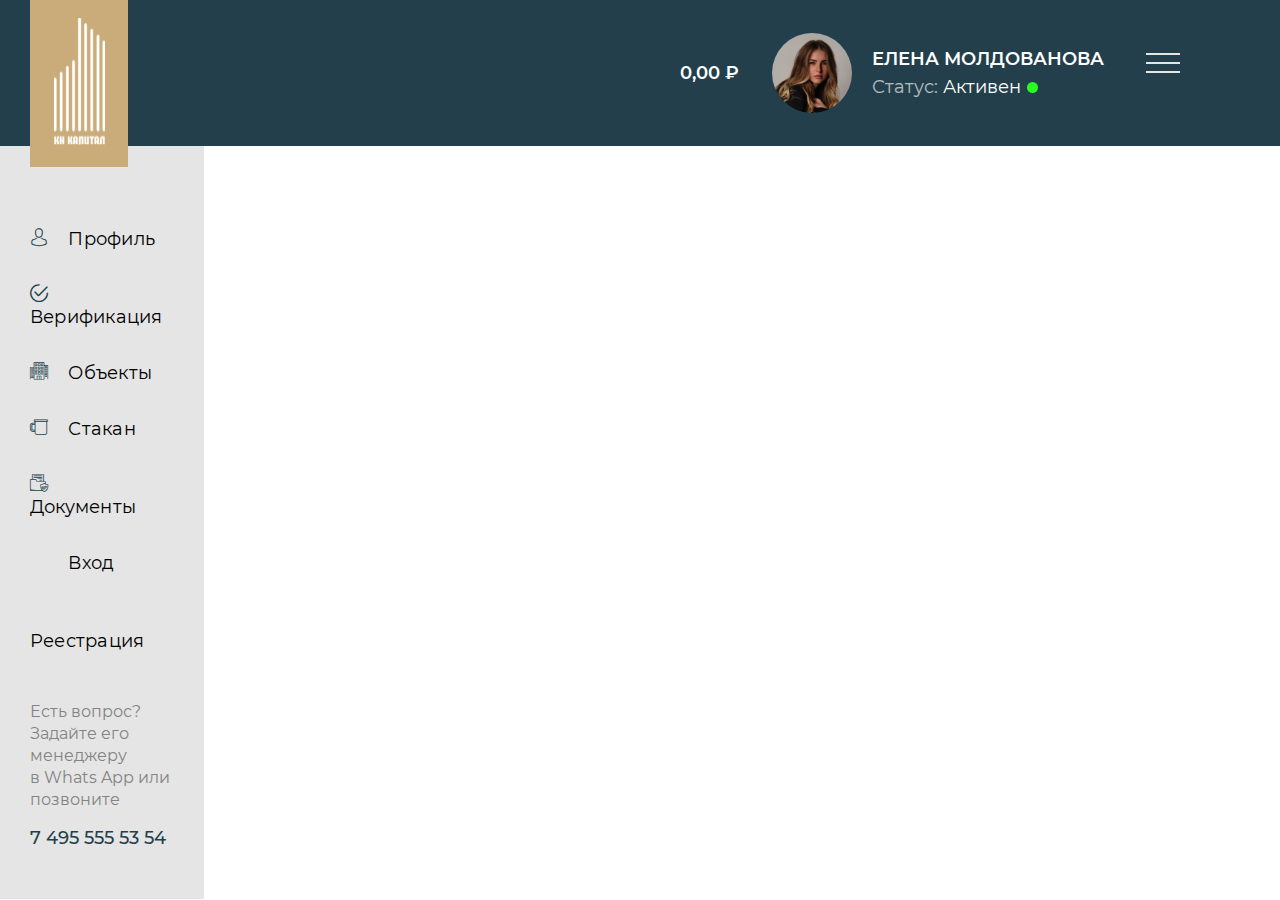
<file: index.html>
<!DOCTYPE html>
<html lang="ru">

<head>
	<title>Личный кабинет</title>
	<meta http-equiv="Content-type" content="text/html;charset=UTF-8" />
	<meta name="format-detection" content="telephone=no">
	<meta http-equiv="X-UA-Compatible" content="IE=edge">

	<link rel="stylesheet" href="css/normalize.css">
	<link rel="stylesheet" href="css/style.css">
	<link rel="shortcut icon" href="favicon.ico">

	<meta name="viewport" content="width=device-width, initial-scale=1.0, maximum-scale=1.0, user-scalable=0" />
</head>

<body>
	<div class="wrapper">
		<div class="page-cabinet">
			<header id="header" class="header">
   <div class="header__inner">
      <div class="header-logo">
         <a href="/" class="logo">
            <img src="img/logo.svg" alt="logo" /></a>
      </div>

      <div id="header-menu__icon" class="header-menu__icon">
         <span></span>
      </div>
      <nav id="header-menu" class="header-menu">
         <ul class="header-menu__list">
            <li class="header-menu__item"><a href="" class="header-menu__link">Этапы работ</a></li>
            <li class="header-menu__item"><a href="" class="header-menu__link">О Компании</a></li>
            <li class="header-menu__item"><a href="" class="header-menu__link">Как мы выбираем объект</a></li>
            <li class="header-menu__item"><a href="" class="header-menu__link">FAQ</a></li>
            <li class="header-menu__item"><a href="" class="header-menu__link">Контакты</a></li>
         </ul>
      </nav>

      <div class="header-user user">
         <div class="user__block">
            <span class="user__wallet">0,00 ₽</span>

            <div class="user__avatar">
               <img src="img/user-avatar.jpg" alt="user-avatar" />
            </div>
         </div>
         <div class="user__info">
            <p class="user__info-name">Елена Молдованова</p>
            <p class="user__info-status"><span>Статус:</span> Активен</p>
         </div>
      </div>
   </div>
</header>

			<section class="s-cabinet">
				<main class="main-cabinet cabinet">
					<div class="cabinet-nav">
						<ul class="cabinet-nav__list">
							<li class="cabinet-nav__item ">
								<a href="profile.html"> <span class="icon-avatar"></span>
									Профиль</a>
							</li>
							<li class="cabinet-nav__item ">
								<a href="verification.html"> <span class="icon-checked"></span>
									Верификация</a>
							</li>
							<li class="cabinet-nav__item ">
								<a href="#"><span class="icon-objects"></span> Объекты</a>
							</li>
							<li class="cabinet-nav__item ">
								<a href="cup.html"><span class="icon-cup"></span> Стакан</a>
							</li>
							<li class="cabinet-nav__item ">
								<a href="#"><span class="icon-documents"></span> Документы</a>
							</li>
							<li class="cabinet-nav__item ">
								<a href="login.html"><span class="icon-auth-btn"></span> Вход</a>
							</li>
							<li class="cabinet-nav__item ">
								<a href="register.html"><span class="icon-auth-btn"></span> Реестрация</a>
							</li>
						</ul>
						<div class="cabinet-nav__collback">
							<p>Есть вопрос?
								Задайте его менеджеру
								в&nbsp;Whats App или позвоните</p>
							<a href="tel:74955555354">7 495 555 53 54</a>
						</div>
					</div>
					<div class="cabinet-main">

					</div>
				</main>
			</section>


		</div>
	</div>
	<script src="js/vendors.js"></script>
<script src="js/main.js"></script>
</body>

</html>
</file>
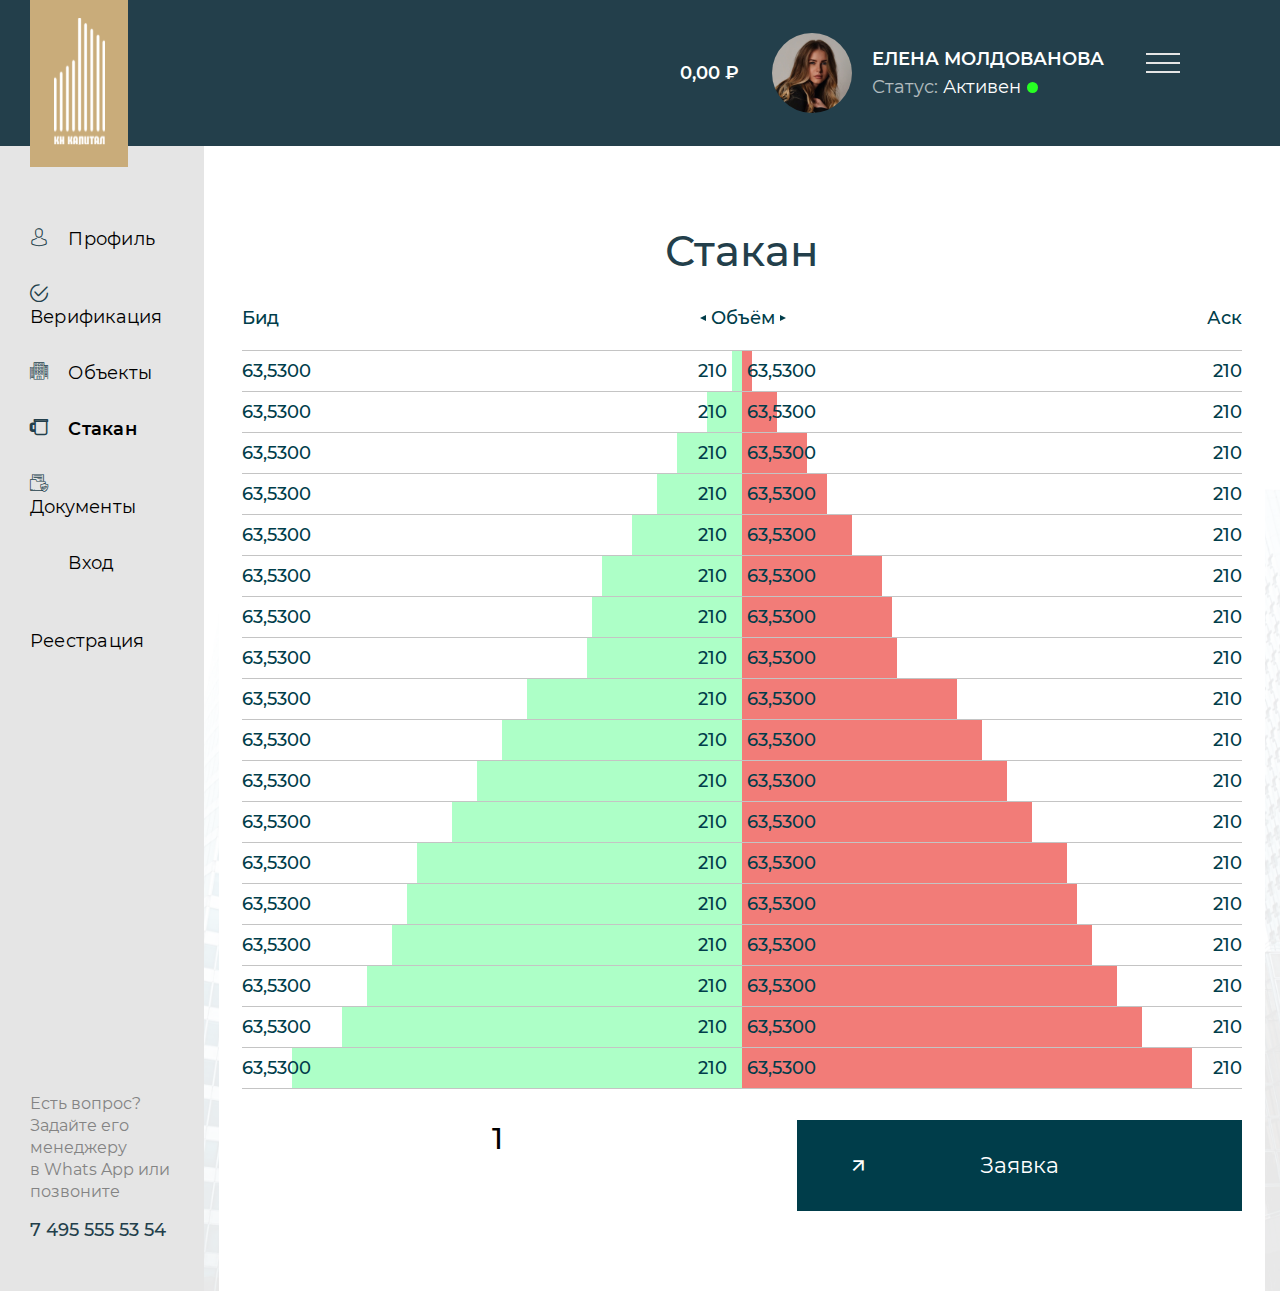
<file: cup.html>
<!DOCTYPE html>
<html lang="ru">

<head>
   <title>Личный кабинет</title>
   <meta http-equiv="Content-type" content="text/html;charset=UTF-8" />
   <meta name="format-detection" content="telephone=no">
   <meta http-equiv="X-UA-Compatible" content="IE=edge">

   <link rel="stylesheet" href="css/normalize.css">
   <link rel="stylesheet" href="css/style.css">
   <link rel="shortcut icon" href="favicon.ico">

   <meta name="viewport" content="width=device-width, initial-scale=1.0, maximum-scale=1.0, user-scalable=0" />
</head>

<body>
   <div class="wrapper">
      <div class="page-cabinet">
         <header id="header" class="header">
   <div class="header__inner">
      <div class="header-logo">
         <a href="/" class="logo">
            <img src="img/logo.svg" alt="logo" /></a>
      </div>

      <div id="header-menu__icon" class="header-menu__icon">
         <span></span>
      </div>
      <nav id="header-menu" class="header-menu">
         <ul class="header-menu__list">
            <li class="header-menu__item"><a href="" class="header-menu__link">Этапы работ</a></li>
            <li class="header-menu__item"><a href="" class="header-menu__link">О Компании</a></li>
            <li class="header-menu__item"><a href="" class="header-menu__link">Как мы выбираем объект</a></li>
            <li class="header-menu__item"><a href="" class="header-menu__link">FAQ</a></li>
            <li class="header-menu__item"><a href="" class="header-menu__link">Контакты</a></li>
         </ul>
      </nav>

      <div class="header-user user">
         <div class="user__block">
            <span class="user__wallet">0,00 ₽</span>

            <div class="user__avatar">
               <img src="img/user-avatar.jpg" alt="user-avatar" />
            </div>
         </div>
         <div class="user__info">
            <p class="user__info-name">Елена Молдованова</p>
            <p class="user__info-status"><span>Статус:</span> Активен</p>
         </div>
      </div>
   </div>
</header>

         <section class="s-cabinet">
            <main class="main-cabinet cabinet">
               <div class="cabinet-nav">
                  <ul class="cabinet-nav__list">
                     <li class="cabinet-nav__item">
                        <a href="profile.html"> <span class="icon-avatar"></span>
                           Профиль</a>
                     </li>
                     <li class="cabinet-nav__item">
                        <a href="verification.html"> <span class="icon-checked"></span>
                           Верификация</a>
                     </li>
                     <li class="cabinet-nav__item ">
                        <a href="#"><span class="icon-objects"></span> Объекты</a>
                     </li>
                     <li class="cabinet-nav__item cabinet-nav__item--active ">
                        <a href="cup.html"><span class="icon-cup"></span> Стакан</a>
                     </li>
                     <li class="cabinet-nav__item ">
                        <a href="#"><span class="icon-documents"></span> Документы</a>
                     </li>
                     	<li class="cabinet-nav__item ">
								<a href="login.html"><span class="icon-auth-btn"></span> Вход</a>
							</li>
							<li class="cabinet-nav__item ">
								<a href="register.html"><span class="icon-auth-btn"></span> Реестрация</a>
							</li>
                  </ul>
                  <div class="cabinet-nav__collback">
                     <p>Есть вопрос?
                        Задайте его менеджеру
                        в&nbsp;Whats App или позвоните</p>
                     <a href="tel:74955555354">7 495 555 53 54</a>
                  </div>
               </div>
               <div class="cabinet-main">

                  <div class="cabinet-item item-cup">
                     <div class="cup">
                        <h1 class="cabinet__title cup__title">Стакан</h1>

                        <div class="cup__table">
                           <div class="cup__table-head">
                              <div class="cup__table-head--item">Бид</div>
                              <div class="cup__table-head--item">Объём</div>
                              <div class="cup__table-head--item">Аск</div>
                           </div>
                           <div class="cup__table-body">
                              <div class="cup__table-col cup__table-col--left">
                                 <div class="cup__table-item">
                                    <span class="cup__table-item--data">63,5300</span><span
                                       class="cup__table-item--data">210</span>
                                    <span class="cup__table-item--progress" style="width: 2%;"></span>
                                 </div>
                                 <div class="cup__table-item">
                                    <span class="cup__table-item--data">63,5300</span><span
                                       class="cup__table-item--data">210</span>
                                    <span class="cup__table-item--progress" style="width: 7%;"></span>
                                 </div>
                                 <div class="cup__table-item">
                                    <span class="cup__table-item--data">63,5300</span><span
                                       class="cup__table-item--data">210</span>
                                    <span class="cup__table-item--progress" style="width: 13%;"></span>
                                 </div>
                                 <div class="cup__table-item">
                                    <span class="cup__table-item--data">63,5300</span><span
                                       class="cup__table-item--data">210</span>
                                    <span class="cup__table-item--progress" style="width: 17%;"></span>
                                 </div>
                                 <div class="cup__table-item">
                                    <span class="cup__table-item--data">63,5300</span><span
                                       class="cup__table-item--data">210</span>
                                    <span class="cup__table-item--progress" style="width: 22%;"></span>
                                 </div>
                                 <div class="cup__table-item">
                                    <span class="cup__table-item--data">63,5300</span><span
                                       class="cup__table-item--data">210</span>
                                    <span class="cup__table-item--progress" style="width: 28%;"></span>
                                 </div>
                                 <div class="cup__table-item">
                                    <span class="cup__table-item--data">63,5300</span><span
                                       class="cup__table-item--data">210</span>
                                    <span class="cup__table-item--progress" style="width: 30%;"></span>
                                 </div>
                                 <div class="cup__table-item">
                                    <span class="cup__table-item--data">63,5300</span><span
                                       class="cup__table-item--data">210</span>
                                    <span class="cup__table-item--progress" style="width: 31%;"></span>
                                 </div>
                                 <div class="cup__table-item">
                                    <span class="cup__table-item--data">63,5300</span><span
                                       class="cup__table-item--data">210</span>
                                    <span class="cup__table-item--progress" style="width: 43%;"></span>
                                 </div>
                                 <div class="cup__table-item">
                                    <span class="cup__table-item--data">63,5300</span><span
                                       class="cup__table-item--data">210</span>
                                    <span class="cup__table-item--progress" style="width: 48%;"></span>
                                 </div>
                                 <div class="cup__table-item">
                                    <span class="cup__table-item--data">63,5300</span><span
                                       class="cup__table-item--data">210</span>
                                    <span class="cup__table-item--progress" style="width: 53%;"></span>
                                 </div>
                                 <div class="cup__table-item">
                                    <span class="cup__table-item--data">63,5300</span><span
                                       class="cup__table-item--data">210</span>
                                    <span class="cup__table-item--progress" style="width: 58%;"></span>
                                 </div>
                                 <div class="cup__table-item">
                                    <span class="cup__table-item--data">63,5300</span><span
                                       class="cup__table-item--data">210</span>
                                    <span class="cup__table-item--progress" style="width: 65%;"></span>
                                 </div>
                                 <div class="cup__table-item">
                                    <span class="cup__table-item--data">63,5300</span><span
                                       class="cup__table-item--data">210</span>
                                    <span class="cup__table-item--progress" style="width: 67%;"></span>
                                 </div>
                                 <div class="cup__table-item">
                                    <span class="cup__table-item--data">63,5300</span><span
                                       class="cup__table-item--data">210</span>
                                    <span class="cup__table-item--progress" style="width: 70%;"></span>
                                 </div>
                                 <div class="cup__table-item">
                                    <span class="cup__table-item--data">63,5300</span><span
                                       class="cup__table-item--data">210</span>
                                    <span class="cup__table-item--progress" style="width: 75%;"></span>
                                 </div>
                                 <div class="cup__table-item">
                                    <span class="cup__table-item--data">63,5300</span><span
                                       class="cup__table-item--data">210</span>
                                    <span class="cup__table-item--progress" style="width: 80%;"></span>
                                 </div>
                                 <div class="cup__table-item">
                                    <span class="cup__table-item--data">63,5300</span><span
                                       class="cup__table-item--data">210</span>
                                    <span class="cup__table-item--progress" style="width: 90%;"></span>
                                 </div>
                              </div>
                              <div class="cup__table-col cup__table-col--right">
                                 <div class="cup__table-item">
                                    <span class="cup__table-item--data">63,5300</span><span
                                       class="cup__table-item--data">210</span>
                                    <span class="cup__table-item--progress" style="width: 2%;"></span>
                                 </div>
                                 <div class="cup__table-item">
                                    <span class="cup__table-item--data">63,5300</span><span
                                       class="cup__table-item--data">210</span>
                                    <span class="cup__table-item--progress" style="width: 7%;"></span>
                                 </div>
                                 <div class="cup__table-item">
                                    <span class="cup__table-item--data">63,5300</span><span
                                       class="cup__table-item--data">210</span>
                                    <span class="cup__table-item--progress" style="width: 13%;"></span>
                                 </div>
                                 <div class="cup__table-item">
                                    <span class="cup__table-item--data">63,5300</span><span
                                       class="cup__table-item--data">210</span>
                                    <span class="cup__table-item--progress" style="width: 17%;"></span>
                                 </div>
                                 <div class="cup__table-item">
                                    <span class="cup__table-item--data">63,5300</span><span
                                       class="cup__table-item--data">210</span>
                                    <span class="cup__table-item--progress" style="width: 22%;"></span>
                                 </div>
                                 <div class="cup__table-item">
                                    <span class="cup__table-item--data">63,5300</span><span
                                       class="cup__table-item--data">210</span>
                                    <span class="cup__table-item--progress" style="width: 28%;"></span>
                                 </div>
                                 <div class="cup__table-item">
                                    <span class="cup__table-item--data">63,5300</span><span
                                       class="cup__table-item--data">210</span>
                                    <span class="cup__table-item--progress" style="width: 30%;"></span>
                                 </div>
                                 <div class="cup__table-item">
                                    <span class="cup__table-item--data">63,5300</span><span
                                       class="cup__table-item--data">210</span>
                                    <span class="cup__table-item--progress" style="width: 31%;"></span>
                                 </div>
                                 <div class="cup__table-item">
                                    <span class="cup__table-item--data">63,5300</span><span
                                       class="cup__table-item--data">210</span>
                                    <span class="cup__table-item--progress" style="width: 43%;"></span>
                                 </div>
                                 <div class="cup__table-item">
                                    <span class="cup__table-item--data">63,5300</span><span
                                       class="cup__table-item--data">210</span>
                                    <span class="cup__table-item--progress" style="width: 48%;"></span>
                                 </div>
                                 <div class="cup__table-item">
                                    <span class="cup__table-item--data">63,5300</span><span
                                       class="cup__table-item--data">210</span>
                                    <span class="cup__table-item--progress" style="width: 53%;"></span>
                                 </div>
                                 <div class="cup__table-item">
                                    <span class="cup__table-item--data">63,5300</span><span
                                       class="cup__table-item--data">210</span>
                                    <span class="cup__table-item--progress" style="width: 58%;"></span>
                                 </div>
                                 <div class="cup__table-item">
                                    <span class="cup__table-item--data">63,5300</span><span
                                       class="cup__table-item--data">210</span>
                                    <span class="cup__table-item--progress" style="width: 65%;"></span>
                                 </div>
                                 <div class="cup__table-item">
                                    <span class="cup__table-item--data">63,5300</span><span
                                       class="cup__table-item--data">210</span>
                                    <span class="cup__table-item--progress" style="width: 67%;"></span>
                                 </div>
                                 <div class="cup__table-item">
                                    <span class="cup__table-item--data">63,5300</span><span
                                       class="cup__table-item--data">210</span>
                                    <span class="cup__table-item--progress" style="width: 70%;"></span>
                                 </div>
                                 <div class="cup__table-item">
                                    <span class="cup__table-item--data">63,5300</span><span
                                       class="cup__table-item--data">210</span>
                                    <span class="cup__table-item--progress" style="width: 75%;"></span>
                                 </div>
                                 <div class="cup__table-item">
                                    <span class="cup__table-item--data">63,5300</span><span
                                       class="cup__table-item--data">210</span>
                                    <span class="cup__table-item--progress" style="width: 80%;"></span>
                                 </div>
                                 <div class="cup__table-item">
                                    <span class="cup__table-item--data">63,5300</span><span
                                       class="cup__table-item--data">210</span>
                                    <span class="cup__table-item--progress" style="width: 90%;"></span>
                                 </div>
                              </div>
                           </div>

                           <div class="cup__table-action action__cup">
                              <div class="action__cup-block">
                                 <button class="action__cup-up icon-triangle"></button>
                                 <span class="action__cup-number">1</span>
                                 <button class="action__cup-down icon-triangle"></button>
                              </div>
                              <button type="submit" class="btn action__cup-btn icon-arrow">Заявка</button>
                           </div>
                        </div>
                     </div>
                  </div>
               </div>
            </main>
         </section>


      </div>
   </div>
   <script src="js/vendors.js"></script>
<script src="js/main.js"></script>
</body>

</html>
</file>
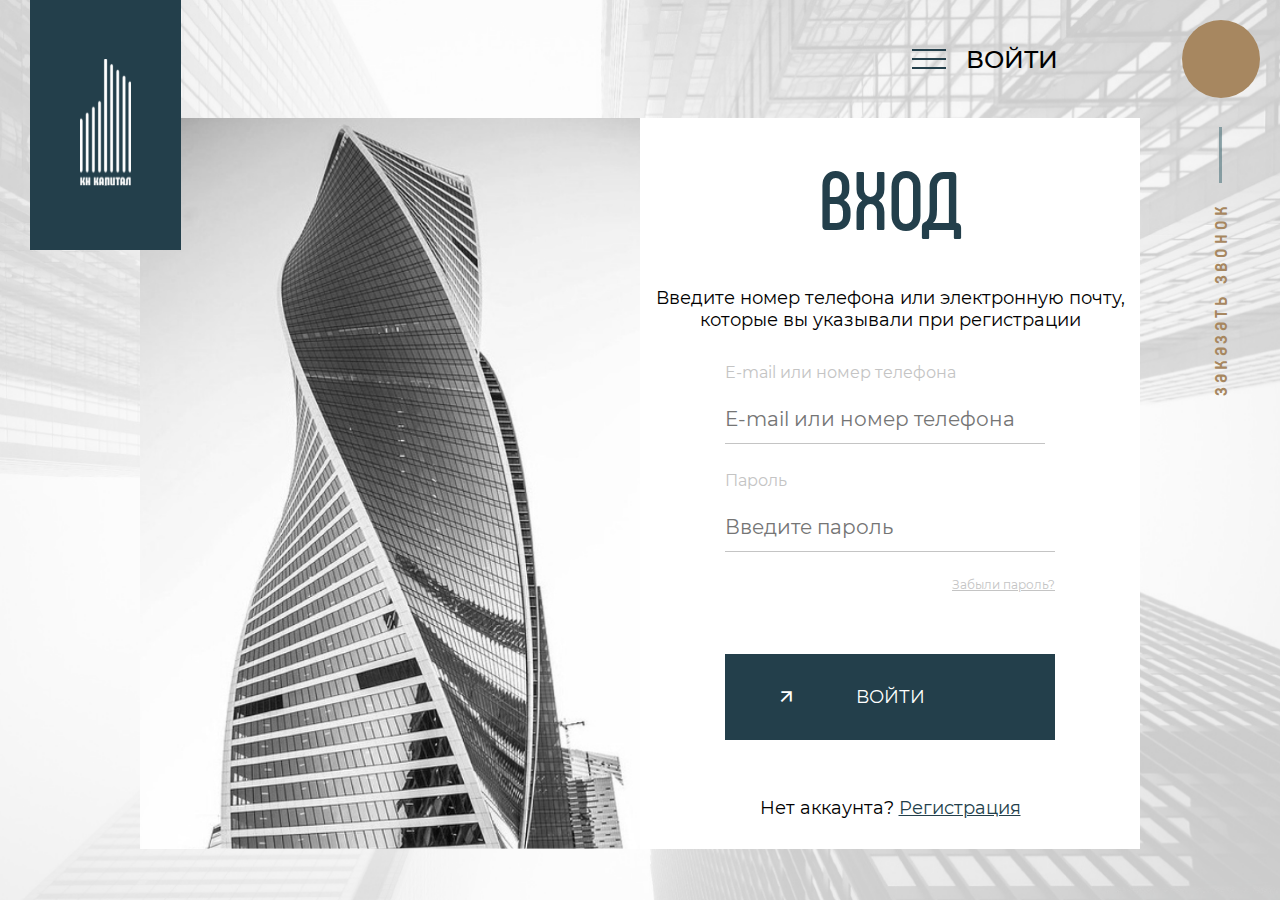
<file: login.html>
<!DOCTYPE html>
<html lang="ru">

<head>
   <title>Войти</title>
   <meta http-equiv="Content-type" content="text/html;charset=UTF-8" />
   <meta name="format-detection" content="telephone=no">
   <meta http-equiv="X-UA-Compatible" content="IE=edge">

   <link rel="stylesheet" href="css/normalize.css">
   <link rel="stylesheet" href="css/style.css">
   <link rel="shortcut icon" href="favicon.ico">

   <meta name="viewport" content="width=device-width, initial-scale=1.0, maximum-scale=1.0, user-scalable=0" />
</head>

<body>
   <div class="wrapper">
      <div class="page-login">
         <header id="header" class="header">
   <div class="header__inner">
      <div class="header-logo">
         <a href="/" class="logo">
            <img src="img/logo.svg" alt="logo" /></a>
      </div>

      <div id="header-menu__icon" class="header-menu__icon">
         <span></span>
      </div>
      <nav id="header-menu" class="header-menu">
         <ul class="header-menu__list">
            <li class="header-menu__item"><a href="" class="header-menu__link">Этапы работ</a></li>
            <li class="header-menu__item"><a href="" class="header-menu__link">О Компании</a></li>
            <li class="header-menu__item"><a href="" class="header-menu__link">Как мы выбираем объект</a></li>
            <li class="header-menu__item"><a href="" class="header-menu__link">FAQ</a></li>
            <li class="header-menu__item"><a href="" class="header-menu__link">Контакты</a></li>
         </ul>
      </nav>

      <div class="header-user">
         <a href="login.html" class="auth-btn icon-auth-btn icon-phone">ВОЙТИ</a>
      </div>

      <div class="header-contacts contacts-header">
         <a href="tel:+79999999999" class="contacts-header__tel" data-da="header-menu,3,1800">+7 999
            999-99-99</a>

         <a href="#" class="contacts-header__callback icon-phone"></a>

         <span>заказать звонок</span>
      </div>
   </div>
</header>

         <div class="auth-block">
            <div class="auth-col">
               <img src="img/login-bg.jpg" alt="login-bg" />
            </div>
            <div class="auth-col auth-col__form">
               <div class="auth__content">
                  <h1 class="auth__title">ВХОД</h1>
                  <p class="auth__text">Введите номер телефона или электронную почту,
                     которые вы указывали при регистрации</p>

                  <form action="#" class="auth__form form">
                     <div class="form-group">
                        <div class="form-group__header">
                           <leble class="form-group__leble">E-mail или номер телефона</leble>
                        </div>
                        <div class="form-group__body">
                           <input type="text" placeholder="E-mail или номер телефона" data-validate-field="name"
                              name="name">
                        </div>
                     </div>
                     <div class="form-group">
                        <div class="form-group__header">
                           <leble class="form-group__leble">Пароль</leble>
                        </div>
                        <div class="form-group__body">
                           <input type="password" data-validate-field="tel" placeholder="Введите пароль"
                              name="password">
                        </div>
                     </div>
                     <div class="auth__lose"><a href="#">Забыли пароль?</a></div>
                     <button type="submit" class="form__btn btn icon-arrow">ВОЙТИ</button>
                  </form>

                  <p class="login-or-register">Нет аккаунта? <a href="register.html">Регистрация</a> </p>
               </div>
            </div>
         </div>

      </div>
   </div>
   <script src="js/vendors.js"></script>
<script src="js/main.js"></script>
</body>

</html>
</file>
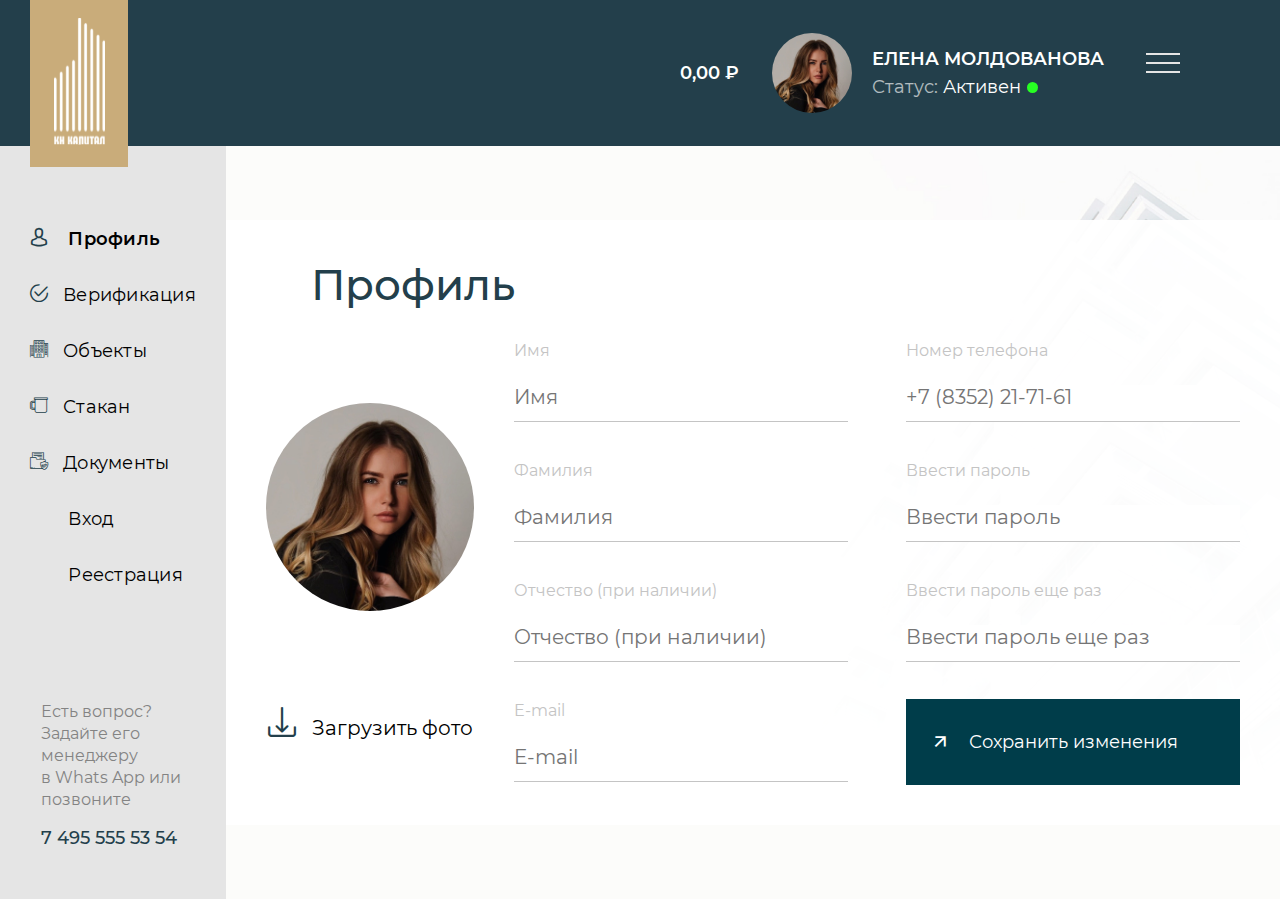
<file: profile.html>
<!DOCTYPE html>
<html lang="ru">

<head>
   <title>Профиль</title>
   <meta http-equiv="Content-type" content="text/html;charset=UTF-8" />
   <meta name="format-detection" content="telephone=no">
   <meta http-equiv="X-UA-Compatible" content="IE=edge">

   <link rel="stylesheet" href="css/normalize.css">
   <link rel="stylesheet" href="css/style.css">
   <link rel="shortcut icon" href="favicon.ico">

   <meta name="viewport" content="width=device-width, initial-scale=1.0, maximum-scale=1.0, user-scalable=0" />
</head>

<body>
   <div class="wrapper">
      <div class="page-cabinet">
         <header id="header" class="header">
   <div class="header__inner">
      <div class="header-logo">
         <a href="/" class="logo">
            <img src="img/logo.svg" alt="logo" /></a>
      </div>

      <div id="header-menu__icon" class="header-menu__icon">
         <span></span>
      </div>
      <nav id="header-menu" class="header-menu">
         <ul class="header-menu__list">
            <li class="header-menu__item"><a href="" class="header-menu__link">Этапы работ</a></li>
            <li class="header-menu__item"><a href="" class="header-menu__link">О Компании</a></li>
            <li class="header-menu__item"><a href="" class="header-menu__link">Как мы выбираем объект</a></li>
            <li class="header-menu__item"><a href="" class="header-menu__link">FAQ</a></li>
            <li class="header-menu__item"><a href="" class="header-menu__link">Контакты</a></li>
         </ul>
      </nav>

      <div class="header-user user">
         <div class="user__block">
            <span class="user__wallet">0,00 ₽</span>

            <div class="user__avatar">
               <img src="img/user-avatar.jpg" alt="user-avatar" />
            </div>
         </div>
         <div class="user__info">
            <p class="user__info-name">Елена Молдованова</p>
            <p class="user__info-status"><span>Статус:</span> Активен</p>
         </div>
      </div>
   </div>
</header>

         <section class="s-cabinet">
            <main class="main-cabinet cabinet">
               <div class="cabinet-nav">
                  <ul class="cabinet-nav__list">
                     <li class="cabinet-nav__item cabinet-nav__item--active ">

                        <a href="profile.html">
                           <span class="icon-avatar"></span>
                           Профиль
                        </a>
                     </li>
                     <li class="cabinet-nav__item ">

                        <a href="verification.html"><span class="icon-checked"></span>Верификация</a>
                     </li>
                     <li class="cabinet-nav__item ">

                        <a href=""><span class="icon-objects"></span>Объекты</a>
                     </li>
                     <li class="cabinet-nav__item ">

                        <a href="cup.html"> <span class="icon-cup"></span>Стакан</a>
                     </li>
                     <li class="cabinet-nav__item ">

                        <a href=""><span class="icon-documents"></span>Документы</a>
                     </li>
                     	<li class="cabinet-nav__item ">
								<a href="login.html"><span class="icon-auth-btn"></span> Вход</a>
							</li>
							<li class="cabinet-nav__item ">
								<a href="register.html"><span class="icon-auth-btn"></span> Реестрация</a>
							</li>
                  </ul>
                  <div class="cabinet-nav__collback">
                     <p>Есть вопрос?
                        Задайте его менеджеру
                        в&nbsp;Whats App или позвоните</p>
                     <a href="tel:74955555354">7 495 555 53 54</a>
                  </div>
               </div>
               <div class="cabinet-main">
                  <div class="cabinet-item item-profile">
                     <form action="#" class="item-profile__form form form-1">
                        <div class="form-row">
                           <h1 class="cabinet__title">Профиль</h1>

                           <div class="form__inner">
                              <div class="profile__avatar">
                                 <div class="profile__avatar-img">
                                    <img src="img/user-avatar.jpg" alt="user-avatar" />
                                 </div>
                                 <div class="profile__upload">
                                    <label class="form-label file-label">
                                       <span class="profile__upload-btn icon-upload">Загрузить фото</span>
                                       <input type="file" name="file[]" multiple>
                                    </label>
                                 </div>
                              </div>

                              <div class="form-block">
                                 <div class="form-block__inner">
                                    <div class="form-group">
                                       <div class="form-group__header">
                                          <leble class="form-group__leble">Имя</leble>
                                       </div>
                                       <div class="form-group__body">
                                          <input type="text" placeholder="Имя" data-validate-field="name" name="name">
                                       </div>
                                    </div>
                                    <div class="form-group">
                                       <div class="form-group__header">
                                          <leble class="form-group__leble">Номер телефона</leble>
                                       </div>
                                       <div class="form-group__body">
                                          <input type="tel" name="email" data-validate-field="tel"
                                             placeholder="+7 (8352) 21-71-61" name="phone">
                                       </div>
                                    </div>

                                    <div class="form-group">
                                       <div class="form-group__header">
                                          <leble class="form-group__leble">Фамилия</leble>
                                       </div>
                                       <div class="form-group__body">
                                          <input type="text" placeholder="Фамилия" data-validate-field="firstName"
                                             name="firstName">
                                       </div>
                                    </div>
                                    <div class="form-group">
                                       <div class="form-group__header">
                                          <leble class="form-group__leble">Ввести пароль</leble>
                                       </div>
                                       <div class="form-group__body">
                                          <input type="password" name="password" data-validate-field="password"
                                             placeholder="Ввести пароль">
                                       </div>
                                    </div>

                                    <div class="form-group">
                                       <div class="form-group__header">
                                          <leble class="form-group__leble">Отчество (при наличии)</leble>
                                       </div>
                                       <div class="form-group__body">
                                          <input type="text" placeholder="Отчество (при наличии)"
                                             data-validate-field="lastName" name="lastName">
                                       </div>
                                    </div>
                                    <div class="form-group">
                                       <div class="form-group__header">
                                          <leble class="form-group__leble">Ввести пароль еще раз</leble>
                                       </div>
                                       <div class="form-group__body">
                                          <input type="password" name="passwordMore" data-validate-field="passwordMore"
                                             placeholder="Ввести пароль еще раз">
                                       </div>
                                    </div>
                                    <div class="form-group">
                                       <div class="form-group__header">
                                          <leble class="form-group__leble">E-mail</leble>
                                       </div>
                                       <div class="form-group__body">
                                          <input type="email" name="email" data-validate-field="email"
                                             placeholder="E-mail">
                                       </div>
                                    </div>

                                    <button type="submit" class="form__btn btn icon-arrow">Сохранить изменения</button>
                                 </div>
                              </div>
                           </div>
                        </div>
                     </form>
                  </div>
               </div>
            </main>
         </section>


      </div>
   </div>
   <script src="js/vendors.js"></script>
<script src="js/main.js"></script>
</body>

</html>
</file>
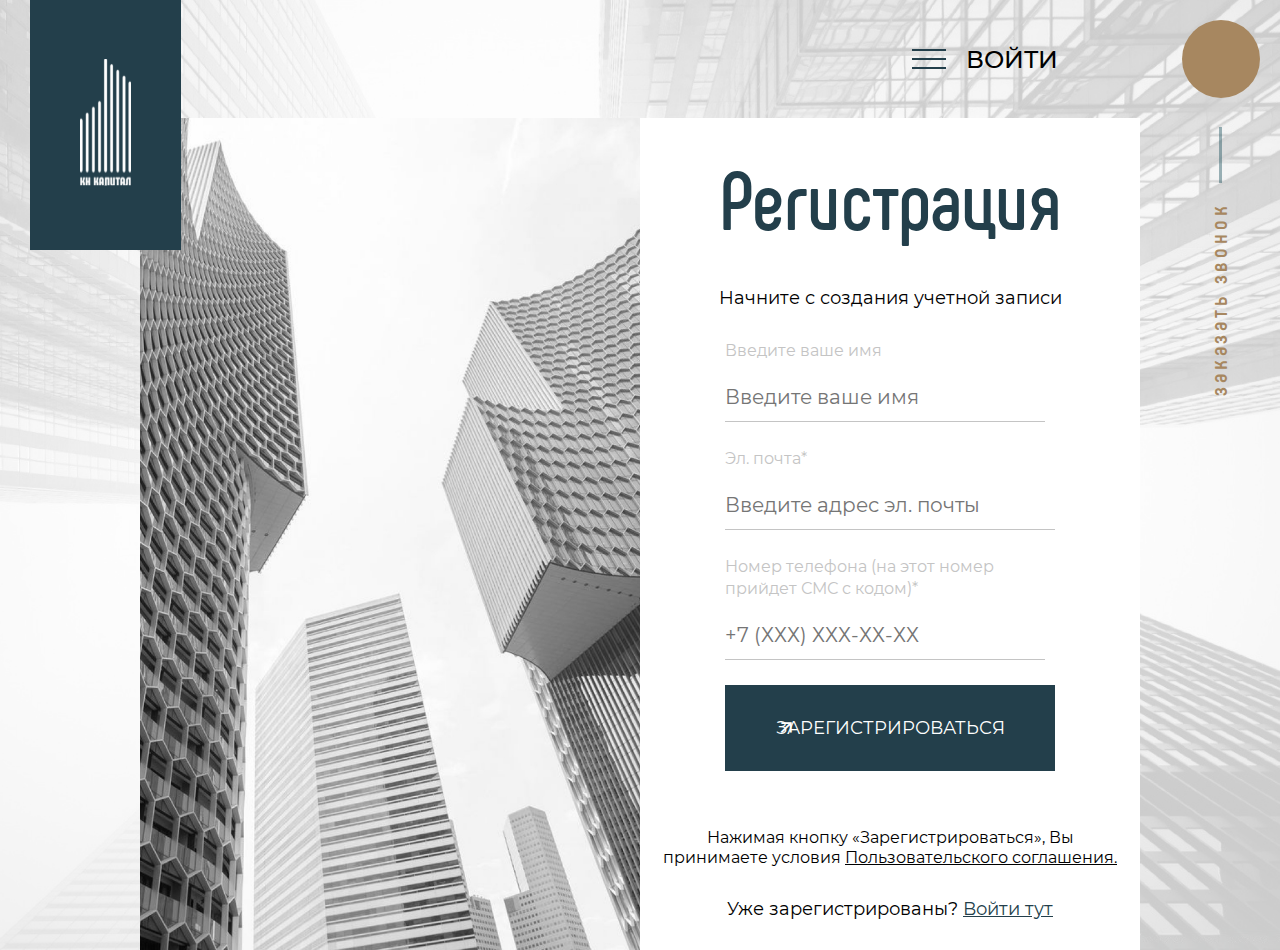
<file: register.html>
<!DOCTYPE html>
<html lang="ru">

<head>
   <title>Зарегистрироваться</title>
   <meta http-equiv="Content-type" content="text/html;charset=UTF-8" />
   <meta name="format-detection" content="telephone=no">
   <meta http-equiv="X-UA-Compatible" content="IE=edge">

   <link rel="stylesheet" href="css/normalize.css">
   <link rel="stylesheet" href="css/style.css">
   <link rel="shortcut icon" href="favicon.ico">

   <meta name="viewport" content="width=device-width, initial-scale=1.0, maximum-scale=1.0, user-scalable=0" />
</head>

<body>
   <div class="wrapper">
      <div class="page-register">
         <header id="header" class="header">
   <div class="header__inner">
      <div class="header-logo">
         <a href="/" class="logo">
            <img src="img/logo.svg" alt="logo" /></a>
      </div>

      <div id="header-menu__icon" class="header-menu__icon">
         <span></span>
      </div>
      <nav id="header-menu" class="header-menu">
         <ul class="header-menu__list">
            <li class="header-menu__item"><a href="" class="header-menu__link">Этапы работ</a></li>
            <li class="header-menu__item"><a href="" class="header-menu__link">О Компании</a></li>
            <li class="header-menu__item"><a href="" class="header-menu__link">Как мы выбираем объект</a></li>
            <li class="header-menu__item"><a href="" class="header-menu__link">FAQ</a></li>
            <li class="header-menu__item"><a href="" class="header-menu__link">Контакты</a></li>
         </ul>
      </nav>

      <div class="header-user">
         <a href="login.html" class="auth-btn icon-auth-btn icon-phone">ВОЙТИ</a>
      </div>

      <div class="header-contacts contacts-header">
         <a href="tel:+79999999999" class="contacts-header__tel" data-da="header-menu,3,1800">+7 999
            999-99-99</a>

         <a href="#" class="contacts-header__callback icon-phone"></a>

         <span>заказать звонок</span>
      </div>
   </div>
</header>

         <div class="auth-block">
            <div class="auth-col">
               <img src="img/register-bg.jpg" alt="login-bg" />
            </div>
            <div class="auth-col auth-col__form">
               <div class="auth__content">
                  <h1 class="auth__title">Регистрация</h1>
                  <p class="auth__text">Начните с создания учетной записи</p>

                  <form action="#" class="auth__form form">
                     <div class="form-group">
                        <div class="form-group__header">
                           <leble class="form-group__leble">Введите ваше имя</leble>
                        </div>
                        <div class="form-group__body">
                           <input type="text" placeholder="Введите ваше имя" data-validate-field="name" name="name">
                        </div>
                     </div>
                     <div class="form-group">
                        <div class="form-group__header">
                           <leble class="form-group__leble">Эл. почта*</leble>
                        </div>
                        <div class="form-group__body">
                           <input type="email" data-validate-field="tel" placeholder="Введите адрес эл. почты"
                              name="email">
                        </div>
                     </div>
                     <div class="form-group">
                        <div class="form-group__header">
                           <leble class="form-group__leble">Номер телефона (на этот номер прийдет СМС с кодом)*</leble>
                        </div>
                        <div class="form-group__body">
                           <input type="tel" data-validate-field="tel" placeholder="+7 (ХХХ) ХХХ-ХХ-ХХ" name="tel">
                        </div>
                     </div>
                     <button type="submit" class="form__btn btn icon-arrow">Зарегистрироваться</button>
                  </form>
                  <p class="auth__text fz16">Нажимая кнопку «Зарегистрироваться», Вы принимаете условия
                     <a href="#">Пользовательского соглашения.</a>
                  </p>
                  <p class="login-or-register">Уже зарегистрированы? <a href="login.html">Войти тут</a> </p>
               </div>
            </div>
         </div>

      </div>
   </div>
   <script src="js/vendors.js"></script>
<script src="js/main.js"></script>
</body>

</html>
</file>
<file: css/style.css>
@font-face{font-family:'Montserrat';src:url("../fonts/Montserrat-Regular.eot");src:local("../fonts/Montserrat Regular"), local("Montserrat-Regular"), url("../fonts/Montserrat-Regular.eot?#iefix") format("embedded-opentype"), url("../fonts/Montserrat-Regular.woff2") format("woff2"), url("../fonts/Montserrat-Regular.woff") format("woff");font-weight:normal;font-style:normal}@font-face{font-family:'Montserrat';src:url("../fonts/Montserrat-Bold.eot");src:local("../fonts/Montserrat Bold"), local("Montserrat-Bold"), url("../fonts/Montserrat-Bold.eot?#iefix") format("embedded-opentype"), url("../fonts/Montserrat-Bold.woff2") format("woff2"), url("../fonts/Montserrat-Bold.woff") format("woff");font-weight:bold;font-style:normal}@font-face{font-family:'Montserrat';src:url("../fonts/Montserrat-Medium.eot");src:local("Montserrat Medium"), local("Montserrat-Medium"), url("../fonts/Montserrat-Medium.eot?#iefix") format("embedded-opentype"), url("../fonts/Montserrat-Medium.woff2") format("woff2"), url("../fonts/Montserrat-Medium.woff") format("woff");font-weight:500;font-style:normal}@font-face{font-family:'Montserrat';src:url("../fonts/Montserrat-SemiBold.eot");src:local("../Montserrat SemiBold"), local("Montserrat-SemiBold"), url("../fonts/Montserrat-SemiBold.eot?#iefix") format("embedded-opentype"), url("../fonts/Montserrat-SemiBold.woff2") format("woff2"), url("../fonts/Montserrat-SemiBold.woff") format("woff");font-weight:600;font-style:normal}@font-face{font-family:'icons';src:url("../fonts/icons.eot?cvprwp");src:url("../fonts/icons.eot?cvprwp#iefix") format("embedded-opentype"), url("../fonts/icons.ttf?cvprwp") format("truetype"), url("../fonts/icons.woff?cvprwp") format("woff"), url("../fonts/icons.svg?cvprwp#icons") format("svg");font-weight:normal;font-style:normal;font-display:block}@font-face{font-family:'Phenomena';src:local("../fonts/Phenomena Bold"), local("../fonts/Phenomena-Bold"), url("../fonts/Phenomena-Bold.woff2") format("woff2"), url("../fonts/Phenomena-Bold.woff") format("woff");font-weight:bold;font-style:normal}[class*=" icon-"]:before,[class^=icon-]:before{font-family:'icons'!important;speak:never;font-style:normal;font-weight:normal;font-variant:normal;text-transform:none;line-height:1;-webkit-font-smoothing:antialiased;-moz-osx-font-smoothing:grayscale}.icon-triangle:before{content:"\e90d"}.icon-phone:before{content:"\e90b"}.icon-auth-btn:before{content:"\e90c"}.icon-location:before{content:"\e900"}.icon-plus:before{content:"\e901"}.icon-alert:before{content:"\e902"}.icon-arrow-check:before{content:"\e903"}.icon-arrow:before{content:"\e904"}.icon-upload:before{content:"\e905"}.icon-documents:before{content:"\e906"}.icon-cup:before{content:"\e907"}.icon-objects:before{content:"\e908"}.icon-checked:before{content:"\e909"}.icon-avatar:before{content:"\e90a"}html{-webkit-box-sizing:border-box;box-sizing:border-box;scroll-behavior:smooth}*{margin:0;padding:0}*,:after,:before{-webkit-box-sizing:inherit;box-sizing:inherit}h1,h2,h3,p,ul{margin:0;padding:0}a{text-decoration:none;color:inherit}ul{list-style-type:none}img{max-width:100%;-o-object-fit:cover;object-fit:cover}button{border:none;background-color:transparent;cursor:pointer;padding:0;font-size:12px}body{margin:0;font-size:18px;line-height:22px;font-family:"Montserrat", sans-serif;font-weight:normal;color:#000}.wrapper{width:100%;min-height:100%;overflow:hidden}.cabinet{display:-webkit-box;display:-ms-flexbox;display:flex}.cabinet__title{font-weight:500;font-size:42px;line-height:51px;color:#233F4B;margin-bottom:30px}@media (min-width:1200px){.cabinet__title{padding-left:45px}}@media (max-width:1200px){.cabinet__title{font-size:32px;line-height:38px;margin-bottom:18px}}.cabinet__subtitle{display:-webkit-box;display:-ms-flexbox;display:flex;-webkit-box-align:center;-ms-flex-align:center;align-items:center;font-size:20px;line-height:24px;margin-bottom:51px}.cabinet__subtitle:before{font-size:37px;margin-right:31px}@media (max-width:1200px){.cabinet__subtitle{font-size:14px;line-height:18px;margin-bottom:26px}.cabinet__subtitle:before{font-size:22px;margin-right:11px}}.cabinet-main{width:100%;min-height:calc(100vh - 147px)}.cabinet-item{width:100%;height:100%;background-repeat:no-repeat;background-size:cover;background-position:center;display:-webkit-box;display:-ms-flexbox;display:flex;-webkit-box-orient:vertical;-webkit-box-direction:normal;-ms-flex-direction:column;flex-direction:column;-webkit-box-align:center;-ms-flex-align:center;align-items:center;-webkit-box-pack:center;-ms-flex-pack:center;justify-content:center}@media (max-width:767.98px){.cabinet-item{padding-top:27px}}.btn{position:relative;display:-webkit-box;display:-ms-flexbox;display:flex;-webkit-box-align:center;-ms-flex-align:center;align-items:center;-webkit-box-pack:center;-ms-flex-pack:center;justify-content:center;padding:32px 0;background-color:#003D4A;color:#fff;font-size:18px;line-height:22px;z-index:1;-webkit-transition:all 0.3s ease 0s;-moz-transition:all 0.3s ease 0s;-ms-transition:all 0.3s ease 0s;-o-transition:all 0.3s ease 0s;transition:all 0.3s ease 0s}@media (max-width:767.98px){.btn{width:100%;padding:20px 0;font-size:16px;line-height:20px}}@media (min-width:767.98px){.btn{width:445px}}.btn:before{position:absolute;top:50%;-webkit-transform:translateY(-50%);-ms-transform:translateY(-50%);transform:translateY(-50%);left:55px;font-size:12px}@media (max-width:767.98px){.btn:before{left:20px}}.btn:after{content:'';position:absolute;top:10px;left:10px;width:100%;height:100%;border:1px solid #233F4B;-webkit-transition:all 0.3s ease 0s;-moz-transition:all 0.3s ease 0s;-ms-transition:all 0.3s ease 0s;-o-transition:all 0.3s ease 0s;transition:all 0.3s ease 0s;opacity:0;z-index:-1}.btn:hover:after{opacity:1}.btn:active{-webkit-transform:scale(0.9);-ms-transform:scale(0.9);transform:scale(0.9)}.form{max-width:1472px;width:100%}.form-row{background:rgba(255, 255, 255, 0.95);padding:40px}@media (max-width:767.98px){.form-row{padding:48px 15px}}@media (min-width:1500px){.form-row{padding:75px}}.form-block{max-width:960px;width:100%;margin:0 auto}.form-block__inner{display:-webkit-box;display:-ms-flexbox;display:flex;-ms-flex-wrap:wrap;flex-wrap:wrap;-webkit-box-pack:justify;-ms-flex-pack:justify;justify-content:space-between}.pt0{padding-top:0}.form-label{z-index:1}.form-upload__img{-webkit-box-flex:0;-ms-flex:0 1 46%;flex:0 1 46%;background-color:#F5F5F5;height:300px;display:-webkit-box;display:-ms-flexbox;display:flex;-webkit-box-align:center;-ms-flex-align:center;align-items:center;-webkit-box-pack:center;-ms-flex-pack:center;justify-content:center;position:relative}.form-upload__img .icon-plus:before{color:#003D4A;font-size:50px}@media (min-width:1200px){.form-upload__img:not(:last-child){margin-right:70px}}@media (max-width:600px){.form-upload__img{-webkit-box-flex:1;-ms-flex:1 1 51%;flex:1 1 51%;margin-bottom:18px}}.form-upload__img img{position:absolute;top:0;left:0;width:100%;height:100%}.form-upload__img1{-webkit-box-flex:0;-ms-flex:0 1 46%;flex:0 1 46%;background-color:#F5F5F5;height:300px;display:-webkit-box;display:-ms-flexbox;display:flex;-webkit-box-align:center;-ms-flex-align:center;align-items:center;-webkit-box-pack:center;-ms-flex-pack:center;justify-content:center;position:relative}.form-upload__img1 .icon-plus:before{color:#003D4A;font-size:50px}@media (max-width:600px){.form-upload__img1{-webkit-box-flex:1;-ms-flex:1 1 50%;flex:1 1 50%}}.form-upload__img1 img{position:absolute;top:0;left:0;width:100%;height:100%}.form-checkbox{position:relative}@media (max-width:992.98px){.form-checkbox{padding:70px 15px;text-align:center;font-size:16px}}@media (max-width:576.98px){.form-checkbox{font-size:14px;line-height:18px}}@media (min-width:992.98px){.form-checkbox{padding-left:77px;max-width:819px;margin:70px auto}}.form-checkbox__icon{position:absolute;width:47px;height:47px;display:-webkit-box;display:-ms-flexbox;display:flex;-webkit-box-pack:center;-ms-flex-pack:center;justify-content:center;-webkit-box-align:center;-ms-flex-align:center;align-items:center;background-color:#fff;cursor:pointer}@media (max-width:992.98px){.form-checkbox__icon{margin-bottom:16px;top:13px;left:50%;-webkit-transform:translateX(-50%);-ms-transform:translateX(-50%);transform:translateX(-50%)}}@media (min-width:992.98px){.form-checkbox__icon{top:0;left:0}}.form-checkbox__icon:before{display:none}.form-checkbox__input{position:absolute;-webkit-appearance:none;-moz-appearance:none;appearance:none;visibility:hidden;opacity:0}.form-checkbox__input:checked+.form-checkbox__icon:before{display:block}.form-checkbox__text{cursor:pointer}.form-group{margin-bottom:37px}@media (max-width:767.98px){.form-group{width:100%}}@media (max-width:1200px){.form-group{margin-bottom:18px}}@media (min-width:767.98px){.form-group{-webkit-box-flex:0;-ms-flex:0 1 46%;flex:0 1 46%}.form-group:nth-child(7){margin-bottom:0}.form-group:nth-child(odd){margin-right:10px}}@media (max-width:1200px){.form-group__header{margin-bottom:16px}}@media (min-width:1200px){.form-group__header{margin-bottom:24px}}.form-group__leble{font-size:16px;line-height:20px;color:#C4C4C4}@media (max-width:1200px){.form-group__leble{font-size:12px;line-height:14px}}.form-group__body input{width:100%;padding-bottom:12px;border:none;border-bottom:1px solid #C4C4C4;outline:none;color:#000;font-family:"Montserrat", sans-serif;font-weight:normal;font-size:20px;line-height:24px}@media (max-width:1200px){.form-group__body input{font-size:14px;line-height:18px}}.js-validate-error-label{display:none}.js-validate-error-field{border:none!important;border-bottom:1px solid red!important}.form-label input[type=file]{position:absolute;width:1px;height:1px;opacity:0}@media (min-width:576.98px){.page-login .form,.page-register .form{padding:0 70px}}.page-login .form__btn,.page-register .form__btn{width:100%;background-color:#233F4B;color:#fff;font-size:18px;line-height:22px;text-transform:uppercase;margin-bottom:57px;z-index:1;-webkit-transition:all 0.3s ease 0s;-moz-transition:all 0.3s ease 0s;-ms-transition:all 0.3s ease 0s;-o-transition:all 0.3s ease 0s;transition:all 0.3s ease 0s}@media (max-width:576.98px){.page-login .form__btn,.page-register .form__btn{margin-bottom:45px;padding:20px 0}}.page-login .form__btn:after,.page-register .form__btn:after{content:'';position:absolute;top:10px;left:10px;width:100%;height:100%;border:1px solid #233F4B;-webkit-transition:all 0.3s ease 0s;-moz-transition:all 0.3s ease 0s;-ms-transition:all 0.3s ease 0s;-o-transition:all 0.3s ease 0s;transition:all 0.3s ease 0s;opacity:0;z-index:-1}.page-login .form__btn:hover:after,.page-register .form__btn:hover:after{opacity:1}.page-login .form__btn:active,.page-register .form__btn:active{-webkit-transform:scale(0.9);-ms-transform:scale(0.9);transform:scale(0.9)}.page-login .form-group,.page-register .form-group{margin-bottom:25px;text-align:left}@media (max-width:576.98px){.page-login .form-group,.page-register .form-group{margin-bottom:14px}}@media (max-width:1200px){.page-login .form-group,.page-register .form-group{margin-bottom:18px}}@media (max-width:1200px){.page-login .form-group__header,.page-register .form-group__header{margin-bottom:16px}}@media (min-width:1200px){.page-login .form-group__header,.page-register .form-group__header{margin-bottom:24px}}.page-login .form-group__leble,.page-register .form-group__leble{font-size:16px;line-height:20px;color:#C4C4C4}@media (max-width:1200px){.page-login .form-group__leble,.page-register .form-group__leble{font-size:12px;line-height:14px}}.page-login .form-group__body input,.page-register .form-group__body input{width:100%;padding-bottom:12px;border:none;border-bottom:1px solid #C4C4C4;outline:none;color:#000;font-family:"Montserrat", sans-serif;font-weight:normal;font-size:20px;line-height:24px}@media (max-width:1200px){.page-login .form-group__body input,.page-register .form-group__body input{font-size:14px;line-height:18px}}.js-validate-error-label{display:none}.js-validate-error-field{border:none!important;border-bottom:1px solid red!important}.item-profile{background-image:url(../img/cabinet-bg/bg-1.png)}.item-profile .cabinet__title{margin-bottom:28px}.item-profile .form__inner{display:-webkit-box;display:-ms-flexbox;display:flex}@media (max-width:1200px){.item-profile .form__inner{-webkit-box-orient:vertical;-webkit-box-direction:normal;-ms-flex-direction:column;flex-direction:column}}@media (min-width:767.98px){.item-profile .btn{-webkit-box-flex:0;-ms-flex:0 1 46%;flex:0 1 46%;width:46%;min-width:300px}}@media (min-width:767.98px){.item-profile .btn:before{left:28px}}@media (min-width:1600px){.item-profile .btn:before{left:55px}}.profile__avatar{display:-webkit-box;display:-ms-flexbox;display:flex;-webkit-box-orient:vertical;-webkit-box-direction:normal;-ms-flex-direction:column;flex-direction:column;-webkit-box-align:center;-ms-flex-align:center;align-items:center;-ms-flex-pack:distribute;justify-content:space-around}@media (max-width:1600px){.profile__avatar{margin-right:40px}}@media (min-width:1600px){.profile__avatar{margin-right:70px}}.profile__avatar-img{border-radius:50%;padding-top:18px}@media (max-width:1400px){.profile__avatar-img{width:208px}}@media (max-width:1200px){.profile__avatar-img{margin-bottom:16px;padding-top:0}}@media (max-width:992.98px){.profile__avatar-img{width:120px}}@media (min-width:1400px){.profile__avatar-img{width:288px}}.profile__avatar-img img{border-radius:inherit}@media (max-width:1200px){.profile__upload{margin-bottom:30px}}.profile__upload-btn{font-size:20px;line-height:24px;cursor:pointer}.profile__upload-btn:before{margin-right:15px;color:#233F4B;font-size:30px}@media (max-width:1200px){.profile__upload-btn{font-size:14px}.profile__upload-btn:before{font-size:18px}}.cabinet-nav{display:-webkit-box;display:-ms-flexbox;display:flex;-webkit-box-orient:vertical;-webkit-box-direction:normal;-ms-flex-direction:column;flex-direction:column;-webkit-box-align:center;-ms-flex-align:center;align-items:center;padding:82px 0 50px 0;background-color:#E5E5E5}@media (max-width:1500px){.cabinet-nav{padding-left:30px;padding-right:30px}}@media (max-width:767.98px){.cabinet-nav{padding-left:15px;padding-right:15px}}@media (min-width:1500px){.cabinet-nav{-webkit-box-flex:0;-ms-flex:0 0 280px;flex:0 0 280px;width:280px}}.cabinet-nav__list{-webkit-box-flex:1;-ms-flex-positive:1;flex-grow:1}.cabinet-nav__item{display:-webkit-box;display:-ms-flexbox;display:flex;-webkit-box-align:center;-ms-flex-align:center;align-items:center}.cabinet-nav__item:not(:last-child){margin-bottom:34px}.cabinet-nav__item a{letter-spacing:.24px;outline:none}.cabinet-nav__item a:hover{font-weight:600;letter-spacing:-.018px}@media (max-width:992.98px){.cabinet-nav__item a{font-size:0}}.cabinet-nav__item span{color:#233F4B;font-size:18px}@media (min-width:992.98px){.cabinet-nav__item span{margin-right:15px}}.cabinet-nav__item--active{font-weight:600;letter-spacing:-.04px}.cabinet-nav__item--active span:before{font-weight:600}.cabinet-nav__collback{max-width:144px}@media (max-width:992.98px){.cabinet-nav__collback{display:none}}.cabinet-nav__collback p{font-size:16px;color:#838383;margin-bottom:16px}.cabinet-nav__collback a{font-weight:500;color:#233F4B}.item-verification{background-image:url(../img/cabinet-bg/bg-2.png)}@media (min-width:767.98px){.item-verification{padding:87px 0}}.item-verification .cabinet__title{padding-left:0}.item-verification .form__btn{margin:0 auto}.item-cup{background-image:url(../img/cabinet-bg/bg-3.png);padding:0 15px}.cup{max-width:1472px;width:100%;background-color:#fff;color:#003D4A;font-weight:500;font-size:18px;line-height:22px}@media (max-width:767.98px){.cup{padding:30px 0;font-size:12px;line-height:14px}}@media (min-width:767.98px){.cup{padding:80px 0}}.cup__title{text-align:center;padding:0}.cup__table{max-width:1000px;margin:0 auto}.cup__table-head{display:-webkit-box;display:-ms-flexbox;display:flex;-webkit-box-pack:justify;-ms-flex-pack:justify;justify-content:space-between;margin-bottom:21px}.cup__table-head--item{display:-webkit-box;display:-ms-flexbox;display:flex;-webkit-box-align:center;-ms-flex-align:center;align-items:center}.cup__table-head--item:nth-child(2){position:relative}.cup__table-head--item:nth-child(2):after{content:'';margin-left:5px;width:0;height:0;border-style:solid;border-width:3px 6px 3px 0;border-color:transparent #003D4A transparent transparent;-webkit-transform:rotate(180deg);-ms-transform:rotate(180deg);transform:rotate(180deg)}.cup__table-head--item:nth-child(2):before{content:'';margin-right:5px;width:0;height:0;border-style:solid;border-width:3px 6px 3px 0;border-color:transparent #003D4A transparent transparent}.cup__table-body{display:-webkit-box;display:-ms-flexbox;display:flex;-webkit-box-pack:justify;-ms-flex-pack:justify;justify-content:space-between;-webkit-box-align:center;-ms-flex-align:center;align-items:center;margin-bottom:31px}.cup__table-col{-webkit-box-flex:0;-ms-flex:0 1 50%;flex:0 1 50%}.cup__table-col--left .cup__table-item{padding-right:15px}.cup__table-col--left .cup__table-item--progress{right:0;background:#ADFFC7}.cup__table-col--right .cup__table-item{padding-left:5px}.cup__table-col--right .cup__table-item--progress{left:0;background:#F27C78}.cup__table-item{width:100%;display:-webkit-box;display:-ms-flexbox;display:flex;-webkit-box-pack:justify;-ms-flex-pack:justify;justify-content:space-between;position:relative;padding:9px 0;border-bottom:1px solid #C4C4C4}.cup__table-item:first-child{border-top:1px solid #C4C4C4}.cup__table-item--data{z-index:1}.cup__table-item--progress{height:100%;width:20%;position:absolute;top:0}.cup__table-action{display:-webkit-box;display:-ms-flexbox;display:flex;-webkit-box-align:start;-ms-flex-align:start;align-items:flex-start}@media (max-width:767.98px){.cup__table-action{-webkit-box-orient:vertical;-webkit-box-direction:normal;-ms-flex-direction:column;flex-direction:column;-webkit-box-align:center;-ms-flex-align:center;align-items:center}}@media (max-width:1200px){.cup__table-action{-ms-flex-pack:distribute;justify-content:space-around}}@media (min-width:1200px){.cup__table-action{-webkit-box-pack:end;-ms-flex-pack:end;justify-content:flex-end}}.action__cup-block{display:-webkit-box;display:-ms-flexbox;display:flex;-webkit-box-pack:justify;-ms-flex-pack:justify;justify-content:space-between;-webkit-box-align:center;-ms-flex-align:center;align-items:center}@media (min-width:1200px){.action__cup-block{margin-right:216px}}@media (max-width:767.98px){.action__cup-block{margin-bottom:30px}}.action__cup-up{cursor:pointer;-webkit-transform:rotate(180deg);-ms-transform:rotate(180deg);transform:rotate(180deg)}.action__cup-up:before{font-size:30px;color:#F27C78}.action__cup-number{font-size:30px;line-height:37px;text-transform:uppercase;color:#000000}@media (max-width:1200px){.action__cup-number{margin:0 17px}}@media (min-width:1200px){.action__cup-number{margin:0 48px}}.action__cup-down{cursor:pointer}.action__cup-down:before{font-size:30px;color:#B8F5CC}.action__cup-btn{font-size:22px;line-height:27px}.header{position:relative;background-color:#233F4B;padding:33px 50px 33px 276px;color:#fff;padding:33px 100px 33px 276px}@media (max-width:992.98px){.header{padding:12px 20px 12px 0}}.header__inner{display:-webkit-box;display:-ms-flexbox;display:flex}@media (min-width:767.98px){.header__inner{-webkit-box-align:center;-ms-flex-align:center;align-items:center}}@media (min-width:1540px){.header__inner{-webkit-box-pack:justify;-ms-flex-pack:justify;justify-content:space-between}}@media (max-width:1540px){.header__inner{-webkit-box-orient:horizontal;-webkit-box-direction:reverse;-ms-flex-direction:row-reverse;flex-direction:row-reverse;-webkit-box-pack:start;-ms-flex-pack:start;justify-content:flex-start}}.header-logo{position:absolute;top:0;left:50px;width:98px;height:167px;display:-webkit-box;display:-ms-flexbox;display:flex;-webkit-box-align:center;-ms-flex-align:center;align-items:center;-webkit-box-pack:center;-ms-flex-pack:center;justify-content:center;background-color:#C9AC7A}@media (max-width:1500px){.header-logo{left:30px}}@media (max-width:576.98px){.header-logo{left:0;height:103px;width:70px}.header-logo a,.header-logo img{height:95%}}@media (min-width:1700px){.header-logo{left:100px}}.user__block{display:-webkit-box;display:-ms-flexbox;display:flex;-webkit-box-align:center;-ms-flex-align:center;align-items:center}@media (max-width:767.98px){.user__block{-webkit-box-orient:vertical;-webkit-box-direction:normal;-ms-flex-direction:column;flex-direction:column}}.user{display:-webkit-box;display:-ms-flexbox;display:flex;-webkit-box-align:center;-ms-flex-align:center;align-items:center}@media (max-width:1500px){.user{margin-right:42px}}@media (max-width:767.98px){.user{-webkit-box-orient:horizontal;-webkit-box-direction:reverse;-ms-flex-direction:row-reverse;flex-direction:row-reverse;margin-right:28px;-webkit-box-align:start;-ms-flex-align:start;align-items:flex-start}}.user__wallet{font-weight:600}@media (max-width:767.98px){.user__wallet{font-size:12px;-webkit-box-ordinal-group:2;-ms-flex-order:1;order:1}}@media (min-width:767.98px){.user__wallet{margin-right:33px}}@media (min-width:1700px){.user__wallet{margin-right:65px}}.user__avatar{border-radius:50%}@media (max-width:767.98px){.user__avatar{margin-bottom:8px;width:48px;height:48px}}@media (min-width:767.98px){.user__avatar{margin-right:20px;width:80px;height:80px}}.user__avatar img{border-radius:inherit}@media (max-width:767.98px){.user__info{font-size:8px;line-height:12px;text-align:center;margin-right:12px;padding-top:10px}}.user__info-name{font-weight:600;text-transform:uppercase;margin-bottom:6px}.user__info-status{display:inline-block;position:relative;padding-right:6px}.user__info-status:after{content:'';position:absolute;top:50%;left:100%;border-radius:50%;background-color:#27FF23}@media (max-width:767.98px){.user__info-status:after{width:5px;height:5px;margin-top:-2px}}@media (min-width:767.98px){.user__info-status:after{width:11px;height:11px;margin-top:-5px}}.user__info-status span{opacity:0.65}.header-menu{-webkit-box-flex:1;-ms-flex:1;flex:1}.header-menu__list{display:-webkit-box;display:-ms-flexbox;display:flex}.header-menu__item{margin-right:25px}@media (min-width:1700px){.header-menu__item{margin-right:45px}}@media (max-width:576.98px){.header-menu__item{text-align:center}}.header-menu__link:hover{-webkit-transition:opacity 0.3s;-o-transition:opacity 0.3s;transition:opacity 0.3s;opacity:0.75}@media (max-width:1540px){.header-menu{position:fixed;top:0;right:-100%;height:100%;-webkit-transition:right 0.4s ease 0s;-o-transition:right 0.4s ease 0s;transition:right 0.4s ease 0s;background:#233F4B;padding:80px 15px;z-index:100;text-align:center}}@media (max-width:1540px) and (max-width:767.98px){.header-menu{width:100%}}@media (max-width:1540px) and (min-width:767.98px){.header-menu{width:50%}}@media (max-width:1540px){.header-menu.show-menu{right:0}.header-menu__list{display:-webkit-box;display:-ms-flexbox;display:flex;-webkit-box-pack:center;-ms-flex-pack:center;justify-content:center;-webkit-box-orient:vertical;-webkit-box-direction:normal;-ms-flex-direction:column;flex-direction:column;-webkit-box-align:center;-ms-flex-align:center;align-items:center;color:#fff}.header-menu__item{margin-bottom:40px}.header-menu__link{color:#fff}}@media (max-width:1540px) and (max-width:992.98px){.header-menu__link{font-size:26px;line-height:36px}}@media (max-width:1540px) and (min-width:992.98px){.header-menu__link{font-size:36px}}.header-menu__icon{display:block;position:relative;width:34px;height:20px;z-index:105;cursor:pointer}@media (max-width:767.98px){.header-menu__icon{top:14px}}@media (min-width:1540px){.header-menu__icon{display:none}}@media (min-width:767.98px){.header-menu__icon{-webkit-transform:translateY(-50%);-ms-transform:translateY(-50%);transform:translateY(-50%)}}.header-menu__icon:after,.header-menu__icon:before,.header-menu__icon span{position:absolute;left:0;width:100%;height:10%;-webkit-transition:all 0.3s ease 0s;-o-transition:all 0.3s ease 0s;transition:all 0.3s ease 0s;background-color:#E5E5E5}.header-menu__icon:after,.header-menu__icon:before{content:''}.header-menu__icon:before{top:0}.header-menu__icon:after{bottom:0}.header-menu__icon span{top:50%;-webkit-transform:scale(1) translate(0px, -50%);-ms-transform:scale(1) translate(0px, -50%);transform:scale(1) translate(0px, -50%)}.header-menu__icon.active span{-webkit-transform:scale(0) translate(0px, -50%);-ms-transform:scale(0) translate(0px, -50%);transform:scale(0) translate(0px, -50%)}.header-menu__icon.active:before{top:50%;-webkit-transform:rotate(-45deg) translate(0px, -50%);-ms-transform:rotate(-45deg) translate(0px, -50%);transform:rotate(-45deg) translate(0px, -50%)}.header-menu__icon.active:after{bottom:50%;-webkit-transform:rotate(45deg) translate(0px, 50%);-ms-transform:rotate(45deg) translate(0px, 50%);transform:rotate(45deg) translate(0px, 50%)}.page-login,.page-register{}.page-login .header,.page-register .header{background-color:transparent;padding:20px;color:#000}@media (min-width:1540px){.page-login .header,.page-register .header{padding:50px 40px 50px 276px}}.page-login .header__inner,.page-register .header__inner{-webkit-box-pack:end;-ms-flex-pack:end;justify-content:flex-end;-webkit-box-orient:horizontal;-webkit-box-direction:normal;-ms-flex-direction:row;flex-direction:row;-webkit-box-align:center;-ms-flex-align:center;align-items:center}.page-login .header-logo,.page-register .header-logo{background-color:#233F4B;z-index:10}@media (max-width:576.98px){.page-login .header-logo,.page-register .header-logo{height:117px}.page-login .header-logo a,.page-login .header-logo img,.page-register .header-logo a,.page-register .header-logo img{width:75%}}@media (min-width:576.98px){.page-login .header-logo,.page-register .header-logo{width:151px;height:250px}}@media (min-width:1200px){.page-login .header-menu__link,.page-register .header-menu__link{font-size:22px;line-height:27px}}.page-login .header-menu__icon,.page-register .header-menu__icon{-webkit-transform:unset;-ms-transform:unset;transform:unset;-webkit-transition:-webkit-transform 0.3s ease 0s;transition:-webkit-transform 0.3s ease 0s;-o-transition:transform 0.3s ease 0s;transition:transform 0.3s ease 0s;transition:transform 0.3s ease 0s, -webkit-transform 0.3s ease 0s}@media (max-width:1600px){.page-login .header-menu__icon,.page-register .header-menu__icon{margin-right:20px}}.page-login .header-menu__icon:after,.page-login .header-menu__icon:before,.page-login .header-menu__icon span,.page-register .header-menu__icon:after,.page-register .header-menu__icon:before,.page-register .header-menu__icon span{background-color:#233F4B}@media (max-width:767.98px){.page-login .header-menu__icon,.page-register .header-menu__icon{top:0}}.page-login .header-menu__icon.active,.page-register .header-menu__icon.active{-webkit-transform:translate(260px);-ms-transform:translate(260px);transform:translate(260px)}@media (max-width:767.98px){.page-login .header-menu__icon.active,.page-register .header-menu__icon.active{-webkit-transform:translate(100px);-ms-transform:translate(100px);transform:translate(100px)}}.page-login .header-menu__icon.active:after,.page-login .header-menu__icon.active:before,.page-register .header-menu__icon.active:after,.page-register .header-menu__icon.active:before{background-color:#fff}.page-login .auth-btn,.page-register .auth-btn{display:-webkit-box;display:-ms-flexbox;display:flex;-webkit-box-align:center;-ms-flex-align:center;align-items:center;-webkit-box-pack:center;-ms-flex-pack:center;justify-content:center;-webkit-box-orient:horizontal;-webkit-box-direction:reverse;-ms-flex-direction:row-reverse;flex-direction:row-reverse;font-weight:500;font-size:24px;line-height:29px;margin-right:64px}@media (max-width:767.98px){.page-login .auth-btn,.page-register .auth-btn{margin-right:15px;font-size:14px;line-height:18px}}.page-login .auth-btn:before,.page-register .auth-btn:before{color:#233F4B;font-size:48px;margin-left:12px}@media (max-width:767.98px){.page-login .auth-btn:before,.page-register .auth-btn:before{font-size:33px;margin-left:8px}}.page-login .contacts-header,.page-register .contacts-header{display:-webkit-box;display:-ms-flexbox;display:flex;-webkit-box-align:center;-ms-flex-align:center;align-items:center;position:relative}@media (min-width:1600px) and (max-width:1800px){.page-login .contacts-header__tel,.page-register .contacts-header__tel{display:none}}@media (max-width:1600px){.page-login .contacts-header__tel,.page-register .contacts-header__tel{color:#fff}}.page-login .contacts-header__callback,.page-register .contacts-header__callback{display:block;width:78px;height:78px;border-radius:50%;text-align:center;background:#A78760}@media (min-width:1800px){.page-login .contacts-header__callback,.page-register .contacts-header__callback{margin-left:55px}}@media (max-width:767.98px){.page-login .contacts-header__callback,.page-register .contacts-header__callback{display:none}}.page-login .contacts-header__callback:before,.page-register .contacts-header__callback:before{font-size:35px;color:#fff;line-height:78px}.page-login .contacts-header span,.page-register .contacts-header span{display:block;font-family:'Phenomena';font-weight:bold;font-size:24px;line-height:29px;letter-spacing:0.16em;color:#A78760;position:absolute;bottom:-298px;right:-166px;-webkit-transform:rotate(-90deg);-ms-transform:rotate(-90deg);transform:rotate(-90deg);-webkit-transform-origin:0 100%;-ms-transform-origin:0 100%;transform-origin:0 100%}@media (max-width:767.98px){.page-login .contacts-header span,.page-register .contacts-header span{display:none}}.page-login .contacts-header span:after,.page-register .contacts-header span:after{content:'';position:absolute;right:-75px;top:16px;width:56px;height:3px;background-color:rgba(0, 61, 74, 0.38)}.page-login,.page-register{position:relative;background-image:url(../img/page-bg.png);background-position:center;background-size:cover;background-repeat:no-repeat;min-height:100vh}.auth-block{padding:0px 140px 0 140px}@media (max-width:767.98px){.auth-block{padding:0px 40px 0 40px}}@media (max-width:576.98px){.auth-block{padding:0}}.auth-block{display:-webkit-box;display:-ms-flexbox;display:flex}.auth-col{position:relative;background-color:#fff}@media (max-width:1200px){.auth-col{width:100%}.auth-col:first-child{display:none}}@media (min-width:1200px){.auth-col{-webkit-box-flex:0;-ms-flex:0 1 50%;flex:0 1 50%}}.auth-col img{position:absolute;top:0;left:0;width:100%;height:100%}.auth-col__form{display:-webkit-box;display:-ms-flexbox;display:flex;-webkit-box-pack:center;-ms-flex-pack:center;justify-content:center;-webkit-box-align:center;-ms-flex-align:center;align-items:center}.auth__title{font-family:'Phenomena';font-weight:bold;font-size:82px;line-height:98px;color:#233F4B;margin-bottom:41px}@media (max-width:576.98px){.auth__title{font-size:50px;line-height:60px;margin-bottom:24px}}.auth__text{margin-bottom:30px}@media (max-width:576.98px){.auth__text{font-size:12px;line-height:15px;margin-bottom:20px}}.auth__text a{-webkit-text-decoration-line:underline;text-decoration-line:underline}.auth__lose{font-size:12px;line-height:15px;text-align:right;color:#C4C4C4;-webkit-text-decoration-line:underline;text-decoration-line:underline;margin-bottom:62px}@media (max-width:576.98px){.auth__lose{margin-bottom:30px}}.auth__content{max-width:580px;text-align:center;padding:0 15px}.login-or-register a{-webkit-text-decoration-line:underline;text-decoration-line:underline;color:#233F4B}@media (max-width:576.98px){.login-or-register{font-size:12px;line-height:15px}}.fz16{font-size:16px;line-height:20px}
</file>
